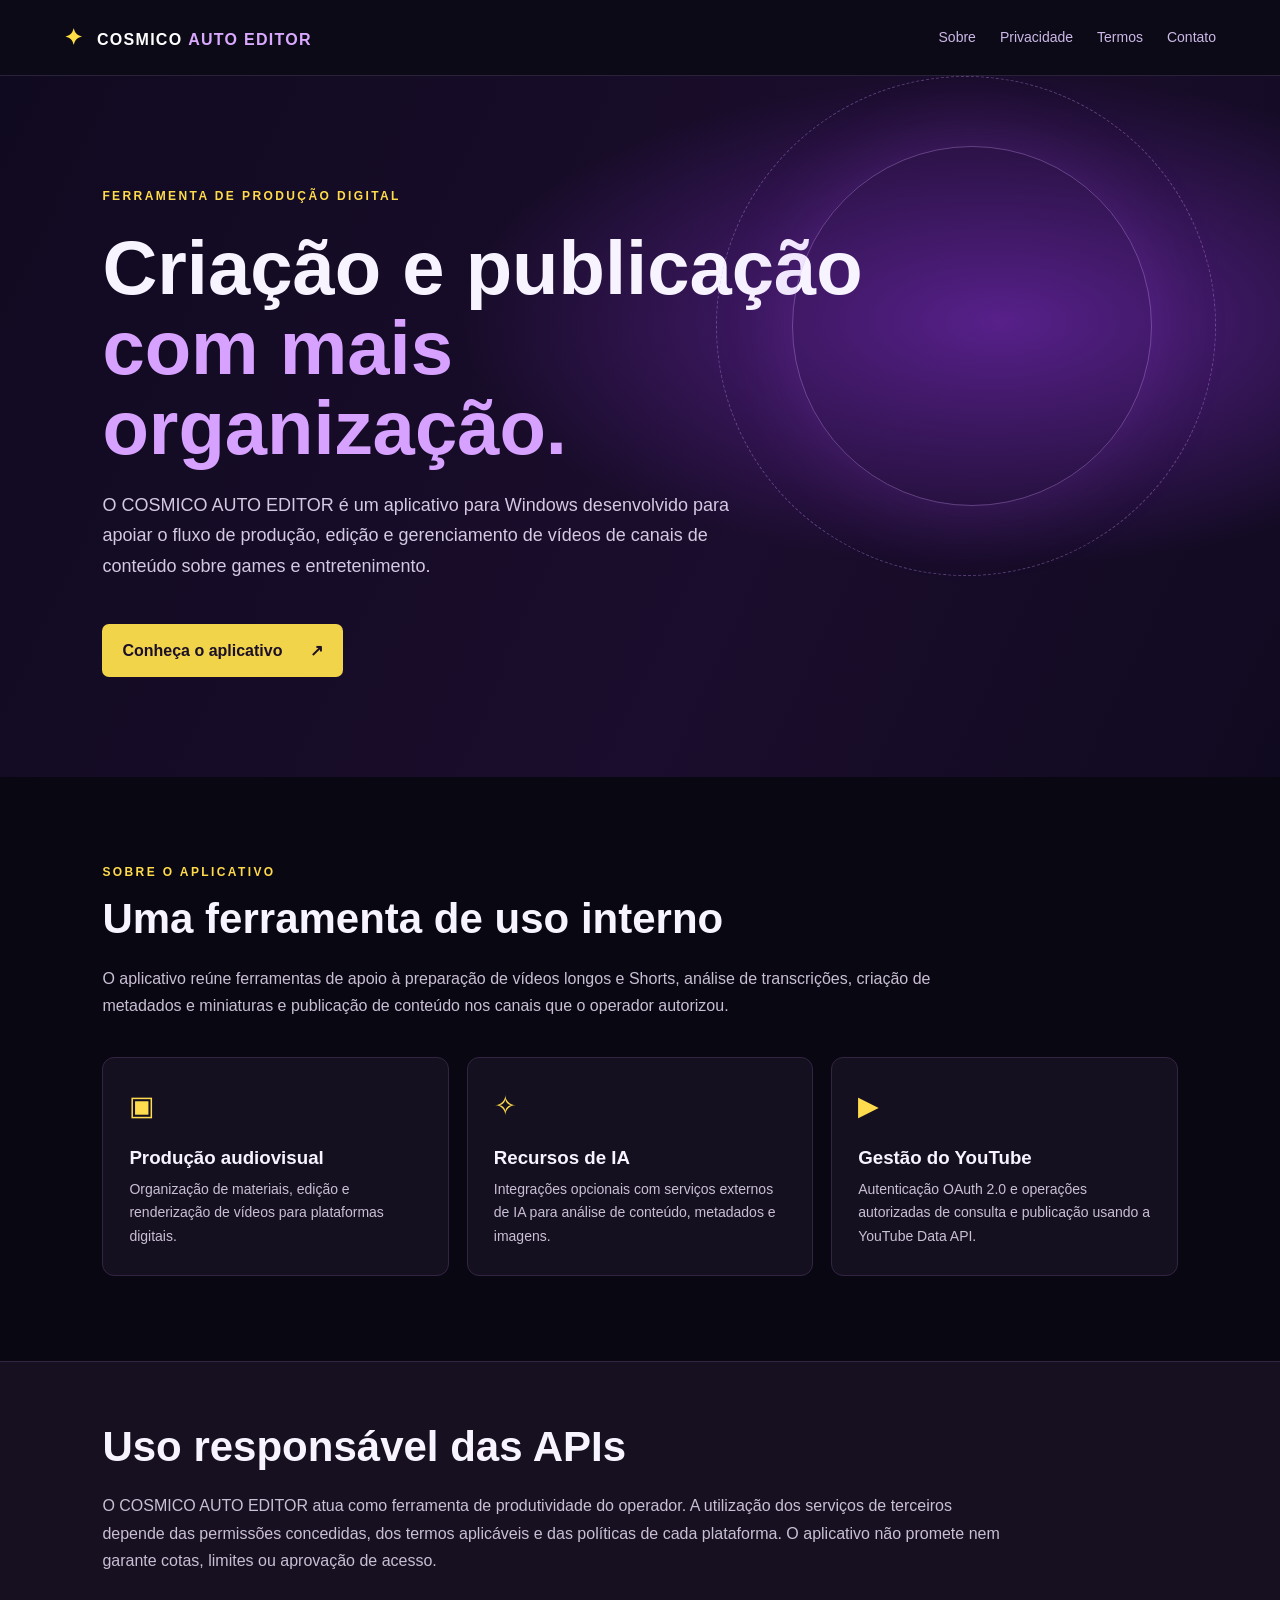
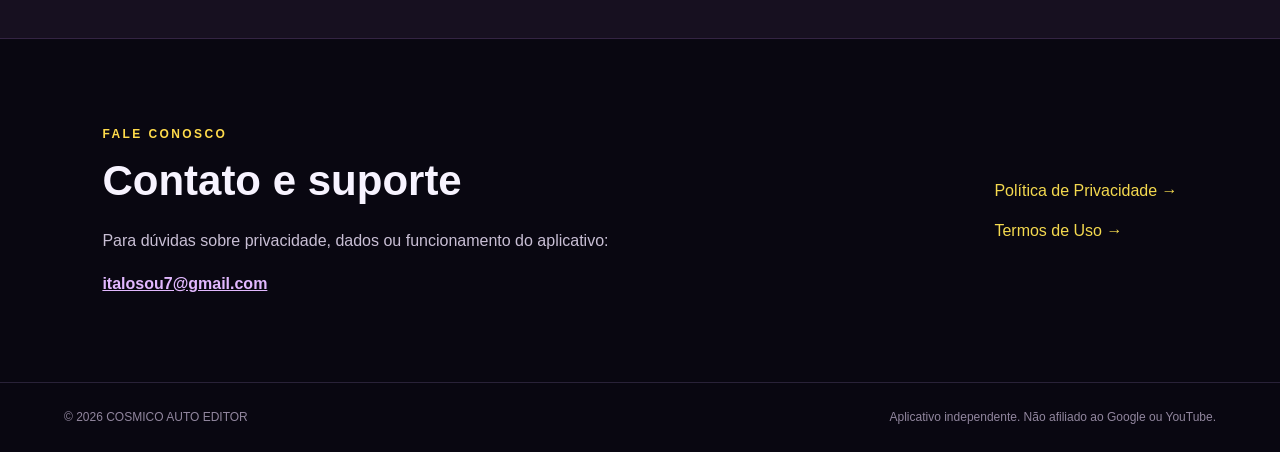
<file: index.html>
<!doctype html>
<html lang="pt-BR">
<head>
<meta charset="utf-8"><meta name="viewport" content="width=device-width,initial-scale=1">
<meta name="description" content="COSMICO AUTO EDITOR — aplicativo Windows para edição e gerenciamento de conteúdo de canais do YouTube.">
<title>COSMICO AUTO EDITOR</title>
<link rel="stylesheet" href="style.css">
</head>
<body>
<header class="top"><a class="brand" href="index.html"><span class="orb">✦</span> COSMICO <b>AUTO EDITOR</b></a><nav><a href="#sobre">Sobre</a><a href="privacy.html">Privacidade</a><a href="terms.html">Termos</a><a href="#contato">Contato</a></nav></header>
<main>
<section class="hero">
  <div class="eyebrow">FERRAMENTA DE PRODUÇÃO DIGITAL</div>
  <h1>Criação e publicação<br><span>com mais organização.</span></h1>
  <p>O COSMICO AUTO EDITOR é um aplicativo para Windows desenvolvido para apoiar o fluxo de produção, edição e gerenciamento de vídeos de canais de conteúdo sobre games e entretenimento.</p>
  <a class="cta" href="#sobre">Conheça o aplicativo <span>↗</span></a>
  <div class="orbital o1"></div><div class="orbital o2"></div>
</section>
<section id="sobre" class="section">
  <div class="eyebrow">SOBRE O APLICATIVO</div><h2>Uma ferramenta de uso interno</h2>
  <p>O aplicativo reúne ferramentas de apoio à preparação de vídeos longos e Shorts, análise de transcrições, criação de metadados e miniaturas e publicação de conteúdo nos canais que o operador autorizou.</p>
  <div class="cards">
    <article><div class="ico">▣</div><h3>Produção audiovisual</h3><p>Organização de materiais, edição e renderização de vídeos para plataformas digitais.</p></article>
    <article><div class="ico">✧</div><h3>Recursos de IA</h3><p>Integrações opcionais com serviços externos de IA para análise de conteúdo, metadados e imagens.</p></article>
    <article><div class="ico">▶</div><h3>Gestão do YouTube</h3><p>Autenticação OAuth 2.0 e operações autorizadas de consulta e publicação usando a YouTube Data API.</p></article>
  </div>
</section>
<section class="notice"><h2>Uso responsável das APIs</h2><p>O COSMICO AUTO EDITOR atua como ferramenta de produtividade do operador. A utilização dos serviços de terceiros depende das permissões concedidas, dos termos aplicáveis e das políticas de cada plataforma. O aplicativo não promete nem garante cotas, limites ou aprovação de acesso.</p></section>
<section id="contato" class="section contact"><div><div class="eyebrow">FALE CONOSCO</div><h2>Contato e suporte</h2><p>Para dúvidas sobre privacidade, dados ou funcionamento do aplicativo:</p><a class="mail" href="mailto:italosou7@gmail.com">italosou7@gmail.com</a></div><div class="links"><a href="privacy.html">Política de Privacidade →</a><a href="terms.html">Termos de Uso →</a></div></section>
</main>
<footer><span>© 2026 COSMICO AUTO EDITOR</span><span>Aplicativo independente. Não afiliado ao Google ou YouTube.</span></footer>
</body></html>
</file>
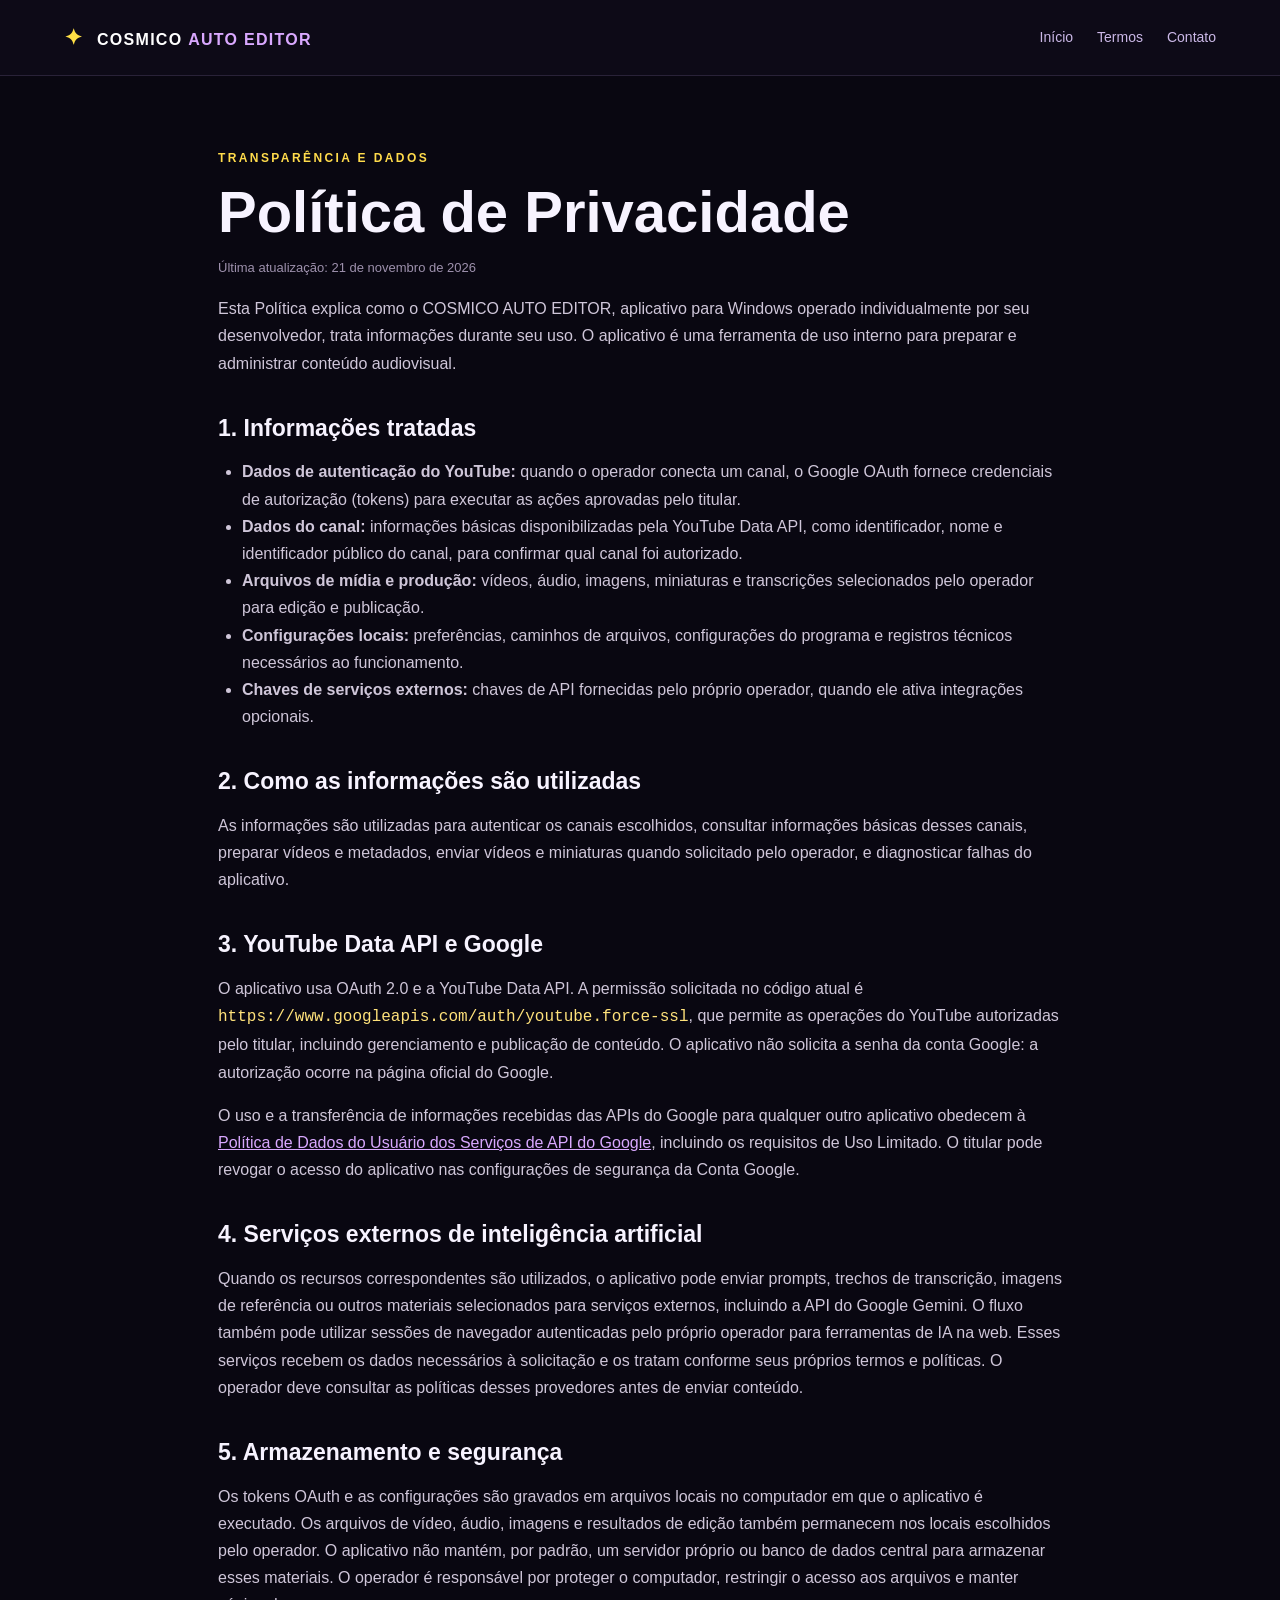
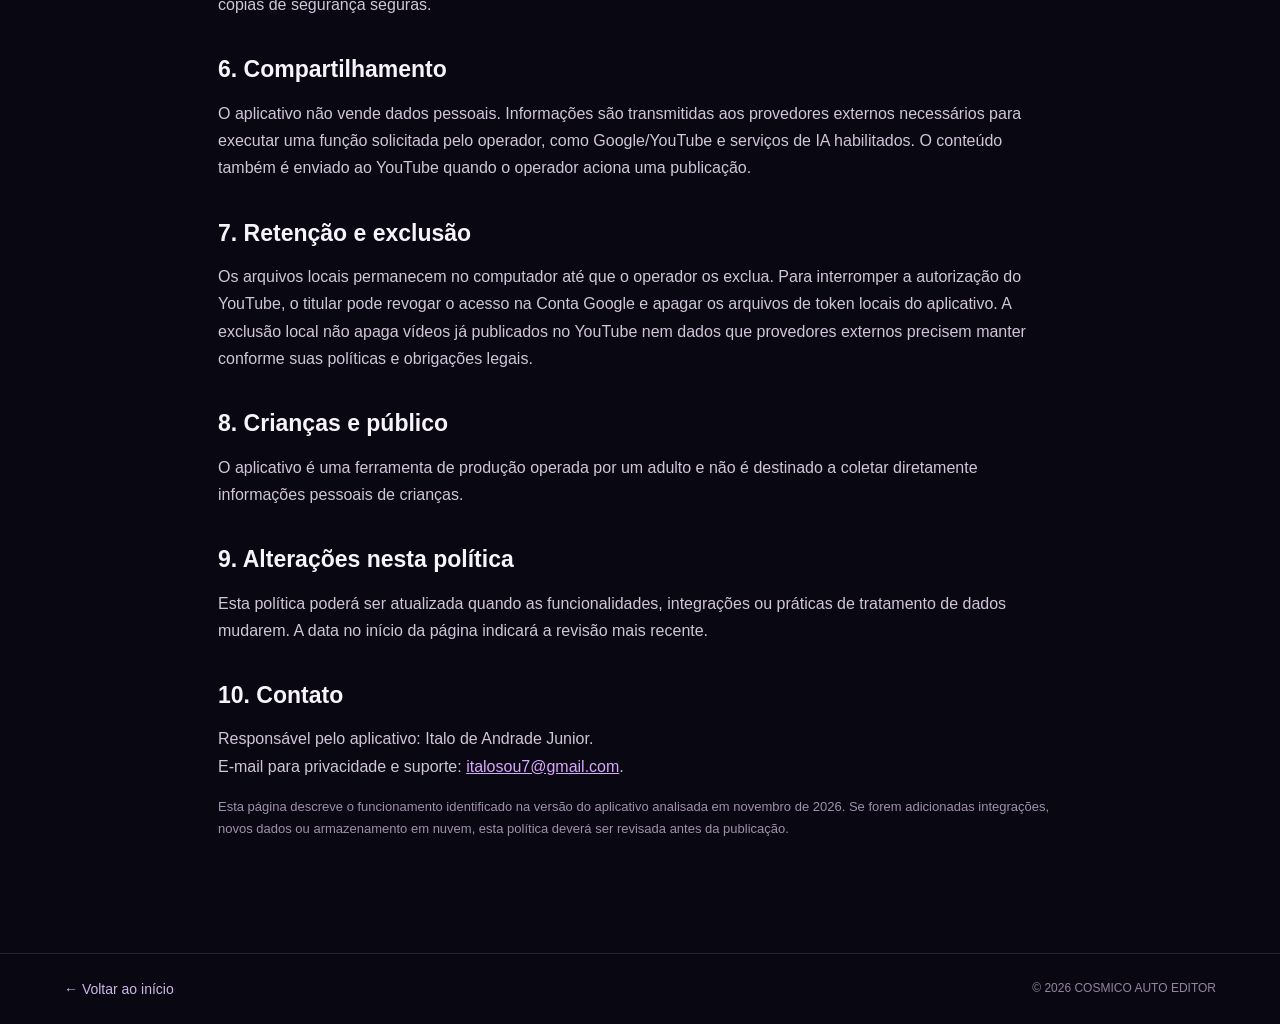
<file: privacy.html>
<!doctype html>
<html lang="pt-BR"><head><meta charset="utf-8"><meta name="viewport" content="width=device-width,initial-scale=1"><title>Política de Privacidade — COSMICO AUTO EDITOR</title><link rel="stylesheet" href="style.css"></head>
<body><header class="top"><a class="brand" href="index.html"><span class="orb">✦</span> COSMICO <b>AUTO EDITOR</b></a><nav><a href="index.html">Início</a><a href="terms.html">Termos</a><a href="mailto:italosou7@gmail.com">Contato</a></nav></header>
<main class="document"><div class="eyebrow">TRANSPARÊNCIA E DADOS</div><h1>Política de Privacidade</h1><p class="updated">Última atualização: 21 de novembro de 2026</p>
<p>Esta Política explica como o COSMICO AUTO EDITOR, aplicativo para Windows operado individualmente por seu desenvolvedor, trata informações durante seu uso. O aplicativo é uma ferramenta de uso interno para preparar e administrar conteúdo audiovisual.</p>
<h2>1. Informações tratadas</h2>
<ul><li><b>Dados de autenticação do YouTube:</b> quando o operador conecta um canal, o Google OAuth fornece credenciais de autorização (tokens) para executar as ações aprovadas pelo titular.</li><li><b>Dados do canal:</b> informações básicas disponibilizadas pela YouTube Data API, como identificador, nome e identificador público do canal, para confirmar qual canal foi autorizado.</li><li><b>Arquivos de mídia e produção:</b> vídeos, áudio, imagens, miniaturas e transcrições selecionados pelo operador para edição e publicação.</li><li><b>Configurações locais:</b> preferências, caminhos de arquivos, configurações do programa e registros técnicos necessários ao funcionamento.</li><li><b>Chaves de serviços externos:</b> chaves de API fornecidas pelo próprio operador, quando ele ativa integrações opcionais.</li></ul>
<h2>2. Como as informações são utilizadas</h2>
<p>As informações são utilizadas para autenticar os canais escolhidos, consultar informações básicas desses canais, preparar vídeos e metadados, enviar vídeos e miniaturas quando solicitado pelo operador, e diagnosticar falhas do aplicativo.</p>
<h2>3. YouTube Data API e Google</h2>
<p>O aplicativo usa OAuth 2.0 e a YouTube Data API. A permissão solicitada no código atual é <code>https://www.googleapis.com/auth/youtube.force-ssl</code>, que permite as operações do YouTube autorizadas pelo titular, incluindo gerenciamento e publicação de conteúdo. O aplicativo não solicita a senha da conta Google: a autorização ocorre na página oficial do Google.</p>
<p>O uso e a transferência de informações recebidas das APIs do Google para qualquer outro aplicativo obedecem à <a href="https://developers.google.com/terms/api-services-user-data-policy">Política de Dados do Usuário dos Serviços de API do Google</a>, incluindo os requisitos de Uso Limitado. O titular pode revogar o acesso do aplicativo nas configurações de segurança da Conta Google.</p>
<h2>4. Serviços externos de inteligência artificial</h2>
<p>Quando os recursos correspondentes são utilizados, o aplicativo pode enviar prompts, trechos de transcrição, imagens de referência ou outros materiais selecionados para serviços externos, incluindo a API do Google Gemini. O fluxo também pode utilizar sessões de navegador autenticadas pelo próprio operador para ferramentas de IA na web. Esses serviços recebem os dados necessários à solicitação e os tratam conforme seus próprios termos e políticas. O operador deve consultar as políticas desses provedores antes de enviar conteúdo.</p>
<h2>5. Armazenamento e segurança</h2>
<p>Os tokens OAuth e as configurações são gravados em arquivos locais no computador em que o aplicativo é executado. Os arquivos de vídeo, áudio, imagens e resultados de edição também permanecem nos locais escolhidos pelo operador. O aplicativo não mantém, por padrão, um servidor próprio ou banco de dados central para armazenar esses materiais. O operador é responsável por proteger o computador, restringir o acesso aos arquivos e manter cópias de segurança seguras.</p>
<h2>6. Compartilhamento</h2>
<p>O aplicativo não vende dados pessoais. Informações são transmitidas aos provedores externos necessários para executar uma função solicitada pelo operador, como Google/YouTube e serviços de IA habilitados. O conteúdo também é enviado ao YouTube quando o operador aciona uma publicação.</p>
<h2>7. Retenção e exclusão</h2>
<p>Os arquivos locais permanecem no computador até que o operador os exclua. Para interromper a autorização do YouTube, o titular pode revogar o acesso na Conta Google e apagar os arquivos de token locais do aplicativo. A exclusão local não apaga vídeos já publicados no YouTube nem dados que provedores externos precisem manter conforme suas políticas e obrigações legais.</p>
<h2>8. Crianças e público</h2>
<p>O aplicativo é uma ferramenta de produção operada por um adulto e não é destinado a coletar diretamente informações pessoais de crianças.</p>
<h2>9. Alterações nesta política</h2>
<p>Esta política poderá ser atualizada quando as funcionalidades, integrações ou práticas de tratamento de dados mudarem. A data no início da página indicará a revisão mais recente.</p>
<h2>10. Contato</h2>
<p>Responsável pelo aplicativo: Italo de Andrade Junior.<br>E-mail para privacidade e suporte: <a href="mailto:italosou7@gmail.com">italosou7@gmail.com</a>.</p>
<p class="smallprint">Esta página descreve o funcionamento identificado na versão do aplicativo analisada em novembro de 2026. Se forem adicionadas integrações, novos dados ou armazenamento em nuvem, esta política deverá ser revisada antes da publicação.</p>
</main><footer><a href="index.html">← Voltar ao início</a><span>© 2026 COSMICO AUTO EDITOR</span></footer></body></html>
</file>
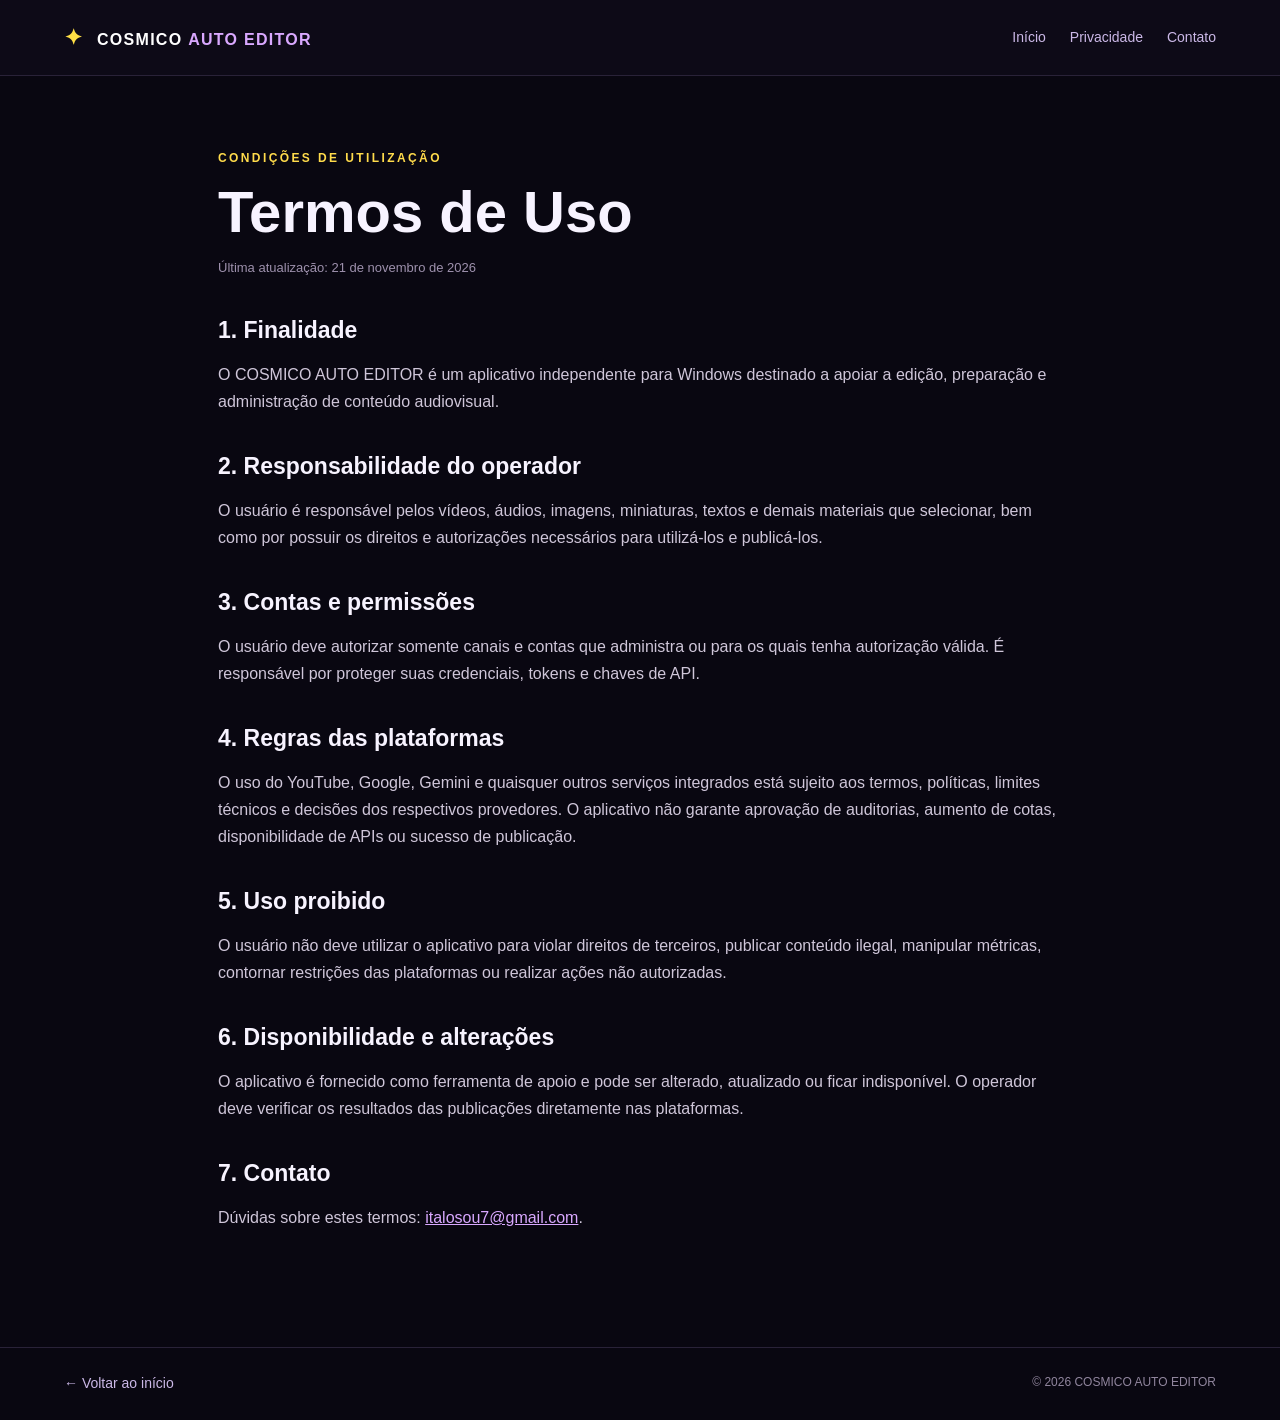
<file: terms.html>
<!doctype html>
<html lang="pt-BR"><head><meta charset="utf-8"><meta name="viewport" content="width=device-width,initial-scale=1"><title>Termos de Uso — COSMICO AUTO EDITOR</title><link rel="stylesheet" href="style.css"></head>
<body><header class="top"><a class="brand" href="index.html"><span class="orb">✦</span> COSMICO <b>AUTO EDITOR</b></a><nav><a href="index.html">Início</a><a href="privacy.html">Privacidade</a><a href="mailto:italosou7@gmail.com">Contato</a></nav></header>
<main class="document"><div class="eyebrow">CONDIÇÕES DE UTILIZAÇÃO</div><h1>Termos de Uso</h1><p class="updated">Última atualização: 21 de novembro de 2026</p>
<h2>1. Finalidade</h2><p>O COSMICO AUTO EDITOR é um aplicativo independente para Windows destinado a apoiar a edição, preparação e administração de conteúdo audiovisual.</p>
<h2>2. Responsabilidade do operador</h2><p>O usuário é responsável pelos vídeos, áudios, imagens, miniaturas, textos e demais materiais que selecionar, bem como por possuir os direitos e autorizações necessários para utilizá-los e publicá-los.</p>
<h2>3. Contas e permissões</h2><p>O usuário deve autorizar somente canais e contas que administra ou para os quais tenha autorização válida. É responsável por proteger suas credenciais, tokens e chaves de API.</p>
<h2>4. Regras das plataformas</h2><p>O uso do YouTube, Google, Gemini e quaisquer outros serviços integrados está sujeito aos termos, políticas, limites técnicos e decisões dos respectivos provedores. O aplicativo não garante aprovação de auditorias, aumento de cotas, disponibilidade de APIs ou sucesso de publicação.</p>
<h2>5. Uso proibido</h2><p>O usuário não deve utilizar o aplicativo para violar direitos de terceiros, publicar conteúdo ilegal, manipular métricas, contornar restrições das plataformas ou realizar ações não autorizadas.</p>
<h2>6. Disponibilidade e alterações</h2><p>O aplicativo é fornecido como ferramenta de apoio e pode ser alterado, atualizado ou ficar indisponível. O operador deve verificar os resultados das publicações diretamente nas plataformas.</p>
<h2>7. Contato</h2><p>Dúvidas sobre estes termos: <a href="mailto:italosou7@gmail.com">italosou7@gmail.com</a>.</p>
</main><footer><a href="index.html">← Voltar ao início</a><span>© 2026 COSMICO AUTO EDITOR</span></footer></body></html>
</file>
<file: style.css>
*{box-sizing:border-box}html{scroll-behavior:smooth}body{margin:0;background:#090711;color:#f7f3ff;font:16px/1.7 Inter,Segoe UI,Arial,sans-serif}.top{height:auto;min-height:76px;padding:18px max(5vw,24px);display:flex;justify-content:space-between;align-items:center;gap:24px;border-bottom:1px solid #292238;background:#0d0a17}.brand{font-weight:900;letter-spacing:.08em;color:#fff;text-decoration:none}.brand b{color:#d9a8ff}.orb{color:#ffdf45;margin-right:8px;font-size:22px}nav{display:flex;gap:24px;flex-wrap:wrap}nav a,footer a{color:#cbb8e7;text-decoration:none;font-size:14px}nav a:hover,footer a:hover,.links a:hover{color:#fff}.hero{min-height:520px;padding:110px max(8vw,28px) 100px;position:relative;overflow:hidden;background:radial-gradient(ellipse at 78% 35%,#57208a 0,transparent 38%),linear-gradient(115deg,#100a20,#1b0d2d 60%,#100a20)}.eyebrow{font-size:12px;letter-spacing:.2em;font-weight:800;color:#ffdb4b}.hero h1{font-size:clamp(42px,7vw,76px);line-height:1.05;max-width:780px;margin:22px 0}.hero h1 span{color:#d7a2ff}.hero p{max-width:660px;color:#d4c8e2;font-size:18px}.cta{display:inline-flex;gap:28px;margin-top:24px;padding:13px 20px;background:#f2d44b;color:#1b1027;text-decoration:none;font-weight:800;border-radius:7px}.orbital{position:absolute;border:1px solid #d6a0ff55;border-radius:50%;pointer-events:none}.o1{width:360px;height:360px;right:10%;top:70px;box-shadow:0 0 80px #9a44dd33}.o2{width:500px;height:500px;right:5%;top:0;border-style:dashed}.section{padding:85px max(8vw,28px)}h2{font-size:clamp(28px,4vw,42px);line-height:1.2;margin:12px 0 20px}p{color:#c9bfd5}.section>p{max-width:850px}.cards{display:grid;grid-template-columns:repeat(3,1fr);gap:18px;margin-top:38px}.cards article{background:#151020;border:1px solid #342443;border-radius:12px;padding:26px}.ico{font-size:27px;color:#ffdc4e}.cards h3{margin:12px 0 4px}.cards p{font-size:14px;margin:0}.notice{padding:48px max(8vw,28px);background:#171020;border-block:1px solid #342443}.notice p{max-width:900px}.contact{display:flex;justify-content:space-between;gap:40px;align-items:center}.mail{color:#e2b8ff;font-weight:700}.links{display:grid;gap:12px}.links a{color:#f4d94f;text-decoration:none}footer{padding:24px max(5vw,24px);border-top:1px solid #292238;display:flex;justify-content:space-between;gap:20px;flex-wrap:wrap;color:#91869e;font-size:12px}.document{max-width:900px;margin:0 auto;padding:72px 28px 100px}.document h1{font-size:clamp(38px,6vw,58px);line-height:1.1;margin:12px 0}.document h2{font-size:23px;margin:38px 0 8px}.document p,.document li{color:#cfc6d9}.document a{color:#d9a8ff}.updated,.smallprint{font-size:13px;color:#9e91ad!important}.document ul{padding-left:24px}.document code{color:#ffe27b;overflow-wrap:anywhere}@media(max-width:760px){.top{align-items:flex-start;flex-direction:column}.cards{grid-template-columns:1fr}.hero{padding-top:78px}.orbital{opacity:.25}.contact{align-items:flex-start;flex-direction:column}footer{flex-direction:column}}
</file>
